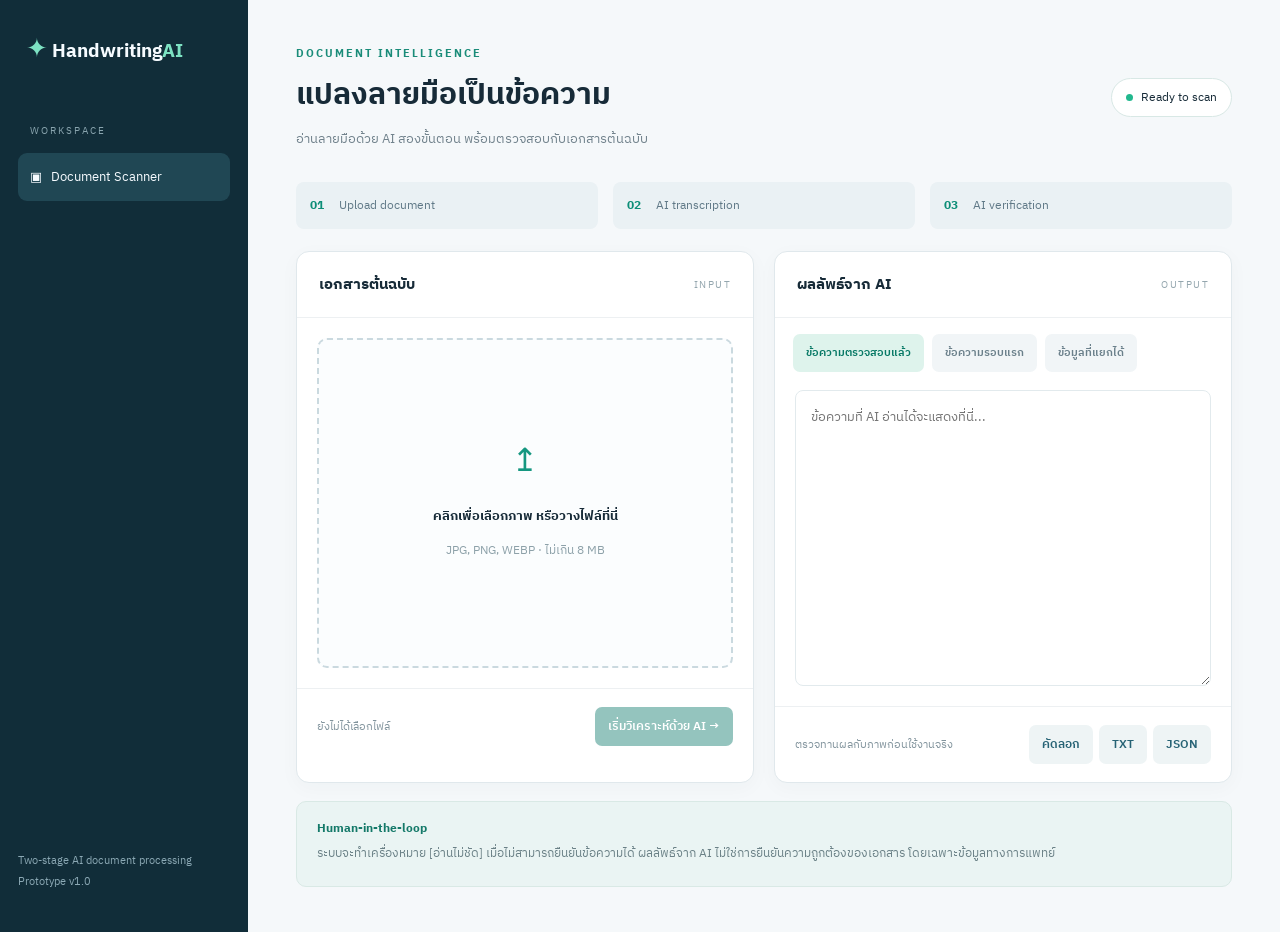
<file: index.html>
<!doctype html>
<html lang="th"><head><meta charset="utf-8"><meta name="viewport" content="width=device-width, initial-scale=1">
<title>Handwriting AI Studio</title><link rel="stylesheet" href="/static/style.css"></head>
<body><div class="layout"><aside><div class="brand"><span class="logo">✦</span> Handwriting<span class="accent">AI</span></div><div class="aside-label">WORKSPACE</div><div class="nav">▣ &nbsp; Document Scanner</div><p class="aside-bottom">Two-stage AI document processing<br>Prototype v1.0</p></aside>
<main><header><div><div class="eyebrow">DOCUMENT INTELLIGENCE</div><h1>แปลงลายมือเป็นข้อความ</h1><p class="muted">อ่านลายมือด้วย AI สองขั้นตอน พร้อมตรวจสอบกับเอกสารต้นฉบับ</p></div><div class="status"><span class="dot"></span> Ready to scan</div></header>
<section class="steps"><div><b>01</b> Upload document</div><div><b>02</b> AI transcription</div><div><b>03</b> AI verification</div></section>
<section class="panels"><div class="panel"><div class="panel-head"><h2>เอกสารต้นฉบับ</h2><span>INPUT</span></div><label class="drop" id="drop"><input type="file" id="file" accept="image/jpeg,image/png,image/webp" hidden><div id="placeholder"><div class="upload-icon">↥</div><strong>คลิกเพื่อเลือกภาพ หรือวางไฟล์ที่นี่</strong><p>JPG, PNG, WEBP · ไม่เกิน 8 MB</p></div><img id="preview" alt="ภาพเอกสารที่เลือก" hidden></label><div class="panel-foot"><span id="filename">ยังไม่ได้เลือกไฟล์</span><button id="run" disabled>เริ่มวิเคราะห์ด้วย AI →</button></div></div>
<div class="panel"><div class="panel-head"><h2>ผลลัพธ์จาก AI</h2><span>OUTPUT</span></div><div class="tabs"><button class="tab active" data-tab="verified">ข้อความตรวจสอบแล้ว</button><button class="tab" data-tab="draft">ข้อความรอบแรก</button><button class="tab" data-tab="fields">ข้อมูลที่แยกได้</button></div><textarea id="output" placeholder="ข้อความที่ AI อ่านได้จะแสดงที่นี่..." spellcheck="false"></textarea><div class="panel-foot"><span id="warning">ตรวจทานผลกับภาพก่อนใช้งานจริง</span><div class="actions"><button class="secondary" id="copy">คัดลอก</button><button class="secondary" id="download">TXT</button><button class="secondary" id="json">JSON</button></div></div></div></section>
<div id="message" role="status" aria-live="polite"></div><section class="note"><strong>Human-in-the-loop</strong><p>ระบบจะทำเครื่องหมาย [อ่านไม่ชัด] เมื่อไม่สามารถยืนยันข้อความได้ ผลลัพธ์จาก AI ไม่ใช่การยืนยันความถูกต้องของเอกสาร โดยเฉพาะข้อมูลทางการแพทย์</p><div id="uncertainties"></div></section>
</main></div><script src="/static/app.js"></script></body></html>
</file>
<file: static/style.css>
@import url('https://fonts.googleapis.com/css2?family=IBM+Plex+Sans+Thai:wght@400;500;600;700&display=swap');
:root{font-family:'IBM Plex Sans Thai',system-ui,sans-serif;color:#172b38;background:#f5f8fa}*{box-sizing:border-box}body{margin:0}.layout{display:flex;min-height:100vh}aside{width:248px;background:#112d39;color:#f6fbff;padding:28px 18px;display:flex;flex-direction:column;flex-shrink:0}.brand{font-size:19px;font-weight:700;margin:0 8px 52px;white-space:nowrap}.logo{color:#7de2c3;font-size:26px}.accent{color:#7de2c3}.aside-label{font-size:10px;letter-spacing:2px;color:#89a4ae;margin:0 12px 14px}.nav{background:#204754;border-radius:9px;padding:13px 12px;font-size:13px}.aside-bottom{margin-top:auto;font-size:11px;line-height:1.9;color:#8ba8b4}main{width:100%;max-width:1500px;margin:auto;padding:45px 48px}header{display:flex;align-items:center;justify-content:space-between;gap:20px}.eyebrow{font-size:11px;letter-spacing:2px;color:#1a8c79;font-weight:700}h1{font-size:30px;margin:8px 0}h2{font-size:15px;margin:0}.muted{color:#71828c;font-size:13px;margin:0}.status{border:1px solid #d8e8e5;background:white;border-radius:40px;padding:9px 14px;font-size:12px;white-space:nowrap}.dot{display:inline-block;width:7px;height:7px;border-radius:50%;background:#22b88e;margin-right:5px}.steps{display:flex;gap:15px;margin:32px 0 22px}.steps div{flex:1;background:#eaf1f4;border-radius:8px;padding:14px;font-size:12px;color:#607987}.steps b{color:#0d8e78;margin-right:12px}.panels{display:grid;grid-template-columns:1fr 1fr;gap:20px}.panel{background:white;border:1px solid #e0e8ec;border-radius:13px;overflow:hidden;min-width:0;box-shadow:0 5px 20px #20374508}.panel-head{display:flex;justify-content:space-between;align-items:center;padding:20px 22px;border-bottom:1px solid #edf0f2}.panel-head span{font-size:10px;color:#94a6ae;letter-spacing:1.5px}.drop{display:flex;min-height:330px;margin:20px;border:2px dashed #cad9df;border-radius:10px;align-items:center;justify-content:center;text-align:center;cursor:pointer;background:#fbfdfe;overflow:hidden}.drop.drag{border-color:#1b9d87;background:#effaf6}.drop strong{font-size:13px}.drop p{font-size:12px;color:#8da1a9}.upload-icon{font-size:32px;color:#159780;margin-bottom:14px}.drop img{max-width:100%;max-height:420px;object-fit:contain}.panel-foot{padding:16px 20px;border-top:1px solid #edf0f2;display:flex;align-items:center;justify-content:space-between;gap:10px;min-height:76px}.panel-foot span{font-size:11px;color:#82949d;overflow-wrap:anywhere}button{font:inherit;border:0;cursor:pointer;border-radius:7px;padding:10px 13px;background:#137d70;color:white;font-size:12px;font-weight:600}button:disabled{opacity:.45;cursor:not-allowed}.tabs{display:flex;gap:8px;padding:16px 18px 0;flex-wrap:wrap}.tab{background:#f1f5f7;color:#6b808b;font-size:11px}.tab.active{background:#def3ec;color:#087966}textarea{display:block;width:calc(100% - 40px);height:296px;margin:18px 20px 20px;padding:15px;border:1px solid #e2eaed;border-radius:8px;resize:vertical;font:13px/1.8 'IBM Plex Sans Thai',sans-serif;color:#1b3540}.actions{display:flex;gap:6px}.secondary{background:#eef4f5;color:#276375}.note{background:#eaf4f3;border:1px solid #d9e9e5;border-radius:10px;margin-top:18px;padding:17px 20px;font-size:12px}.note strong{color:#147969}.note p{color:#6a8086;margin:6px 0}#message{margin-top:12px;color:#ad4141;font-size:13px}#uncertainties{white-space:pre-wrap;color:#9a5c1c}@media(max-width:950px){aside{display:none}main{padding:25px 16px}.panels{grid-template-columns:1fr}header{align-items:start}.steps{gap:6px}.steps div{font-size:10px;padding:10px}.status{display:none}.panel-foot{flex-wrap:wrap}h1{font-size:24px}}
</file>
